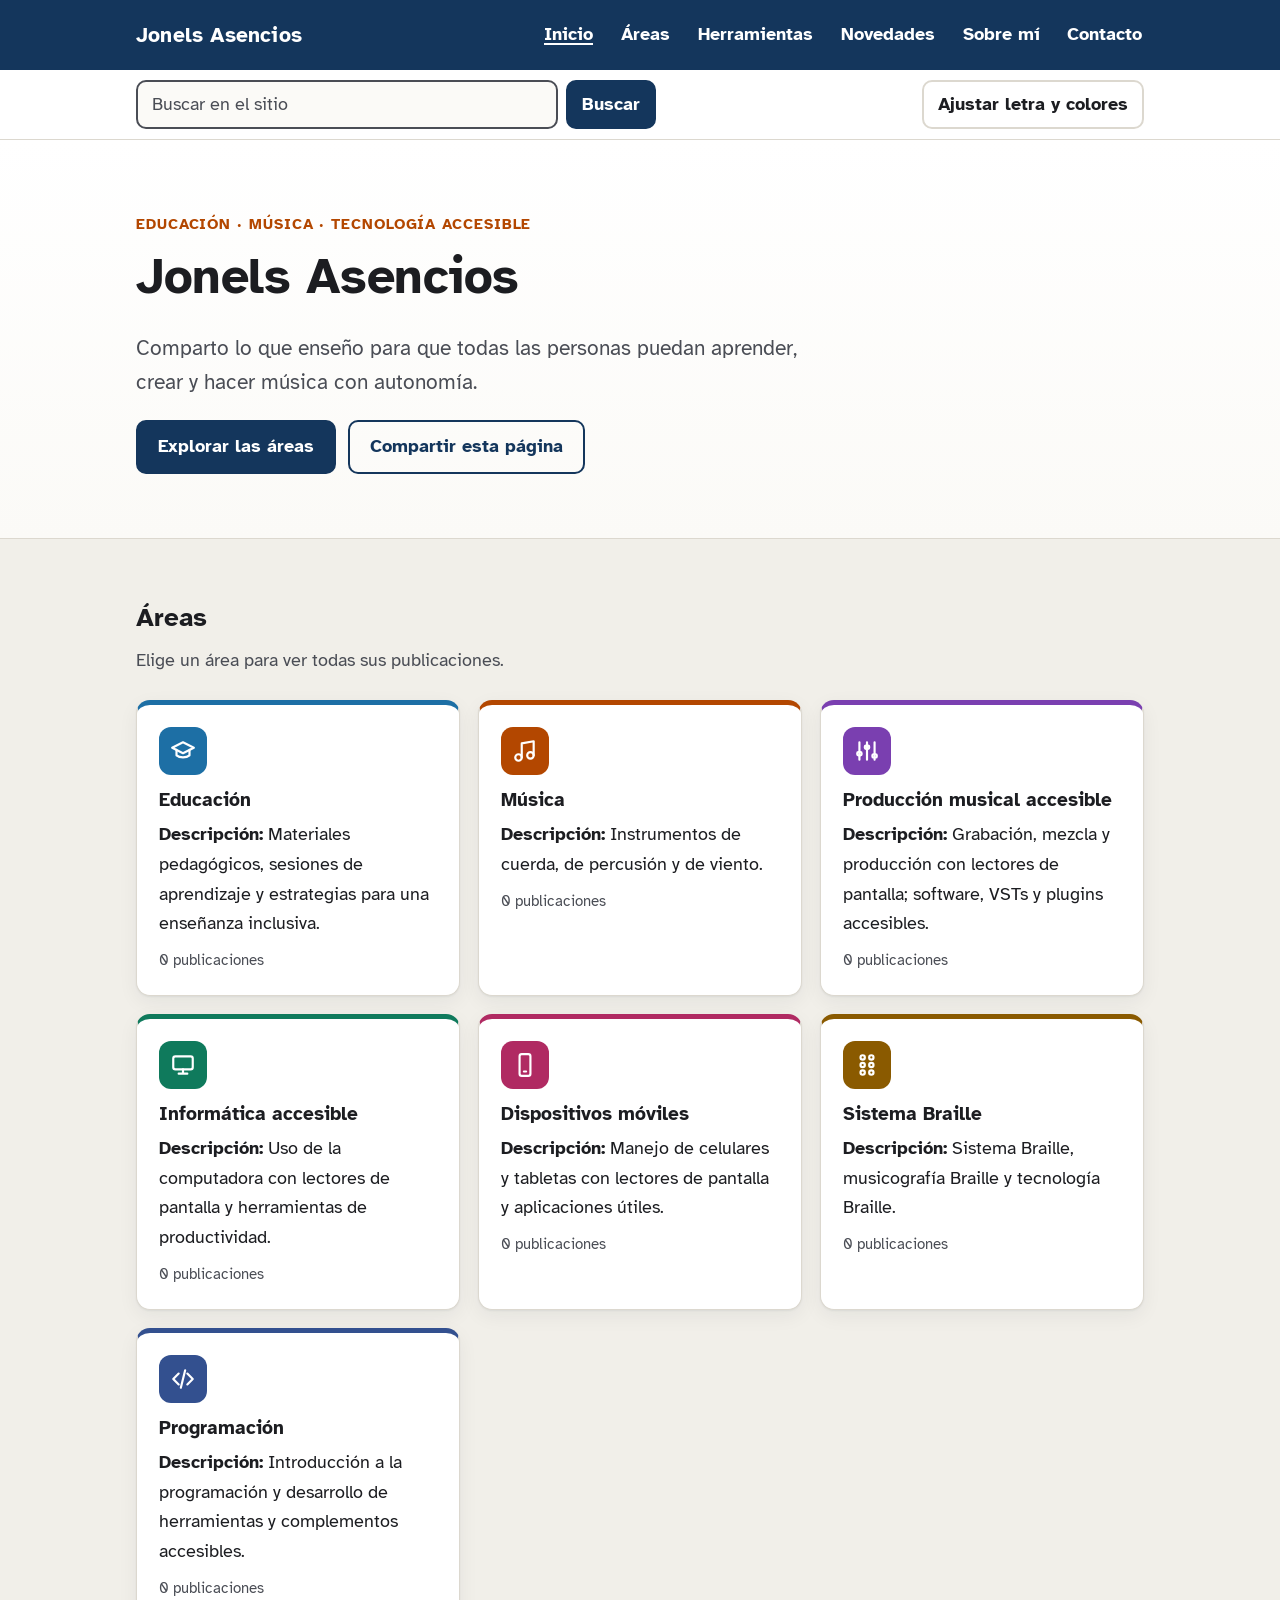
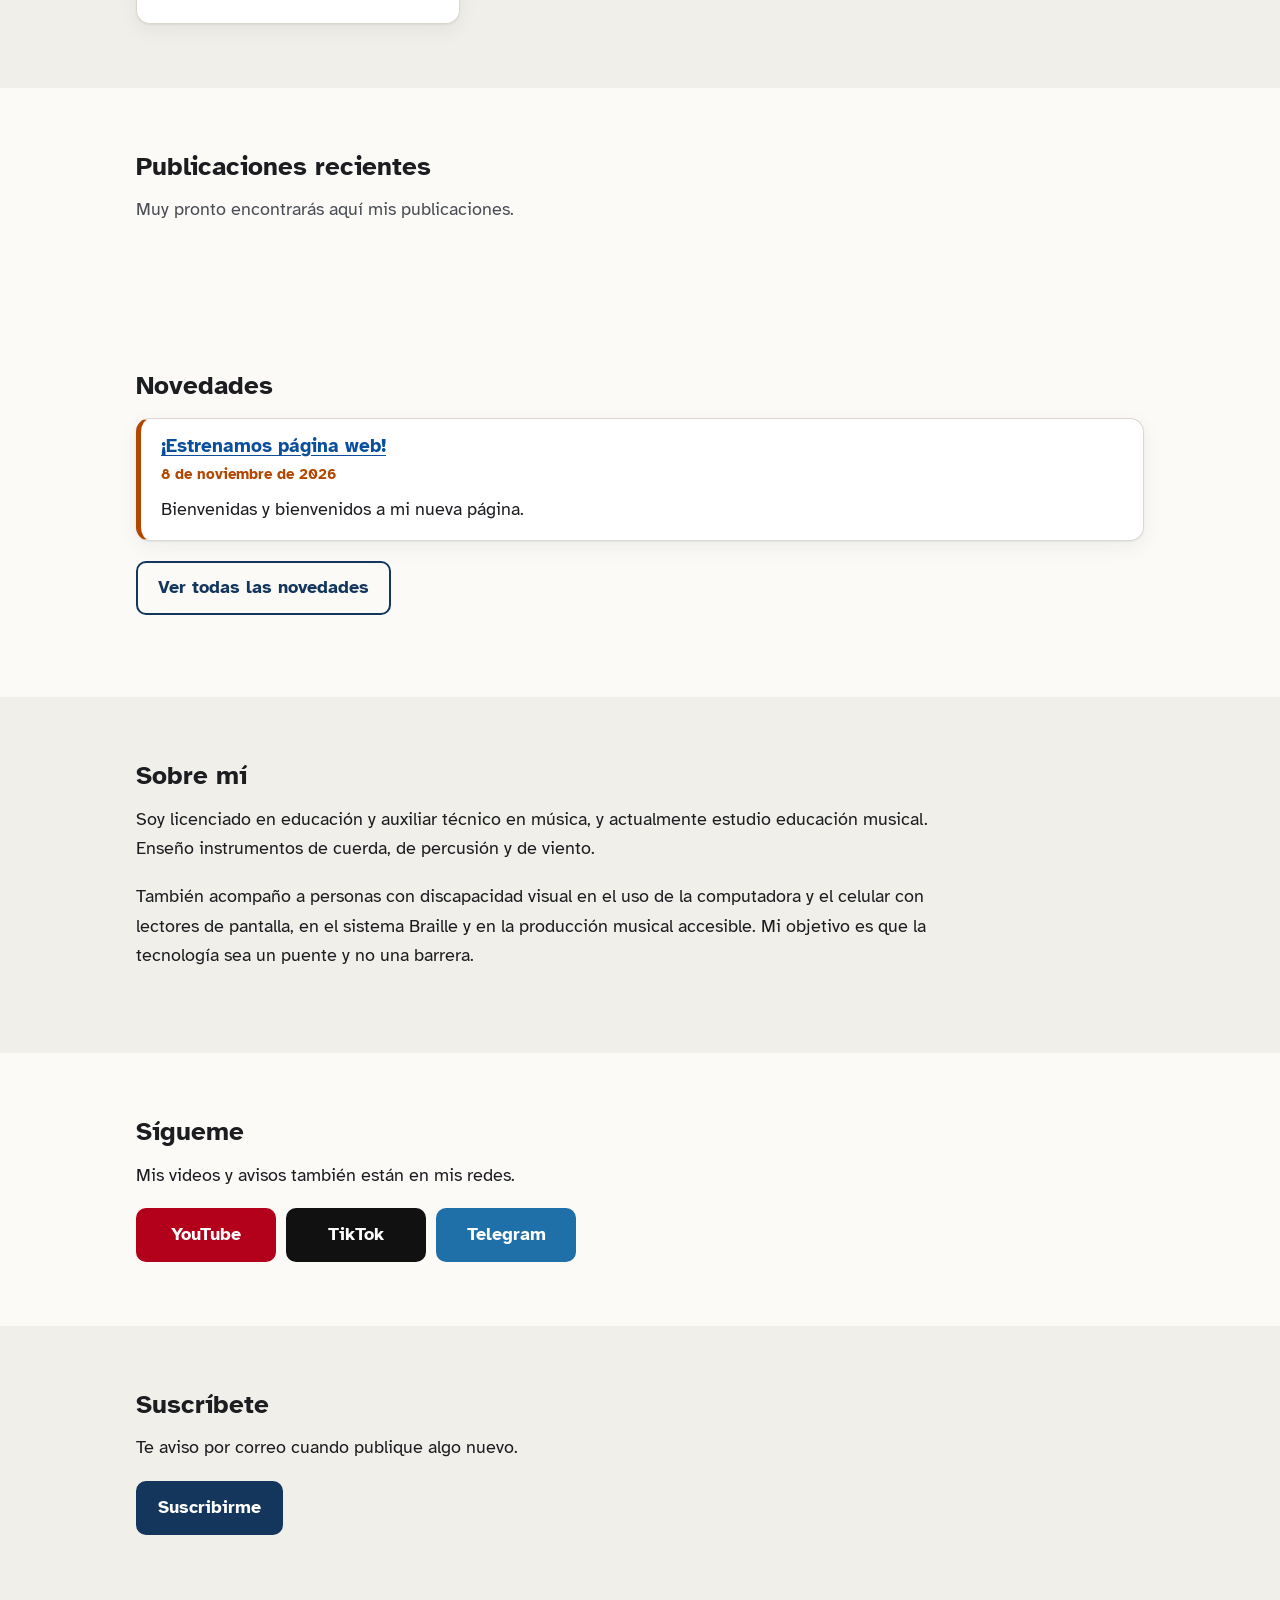
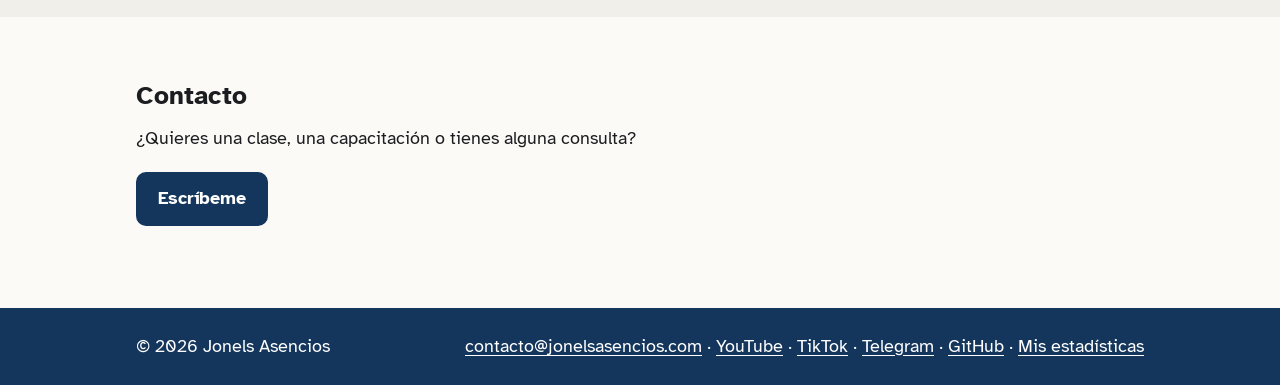
<file: index.html>
<!DOCTYPE html>
<html lang="es">
<head>
  <meta charset="UTF-8">
  <meta name="viewport" content="width=device-width, initial-scale=1">
  <meta name="theme-color" content="#14365c">
  <link rel="preconnect" href="https://fonts.googleapis.com">
  <link rel="preconnect" href="https://fonts.gstatic.com" crossorigin>
  <link rel="stylesheet" href="https://fonts.googleapis.com/css2?family=Atkinson+Hyperlegible:wght@400;700&display=swap">
  <link rel="stylesheet" href="estilos.css?v=202611060308">
  <title>Jonels Asencios | Educación, música y tecnología accesible</title>
  <meta name="description" content="Jonels Asencios: licenciado en educación, auxiliar técnico en música y guitarrista. Publicaciones sobre música, producción musical accesible, informática accesible, celulares, Braille y programación.">
  <meta name="author" content="Jonels Asencios">
</head>
<body data-pagina="inicio">
  <div id="cabecera"></div>

  <main id="contenido" tabindex="-1">
    <section class="portada" aria-labelledby="titulo-inicio">
      <div class="contenedor">
        <p class="antetitulo">Educación · Música · Tecnología accesible</p>
        <h1 id="titulo-inicio">Jonels Asencios</h1>
        <p class="lema">Comparto lo que enseño para que todas las personas puedan aprender, crear y hacer música con autonomía.</p>
        <div class="acciones">
          <a class="boton" href="#areas">Explorar las áreas</a>
          <div id="compartir-inicio"></div>
        </div>
      </div>
    </section>

    <section id="areas" class="franja franja-suave" aria-labelledby="titulo-areas">
      <div class="contenedor">
        <h2 id="titulo-areas">Áreas</h2>
        <p class="subtitulo-seccion">Elige un área para ver todas sus publicaciones.</p>
        <ul id="lista-areas" class="tarjetas"></ul>
      </div>
    </section>

    <section id="publicaciones" class="franja" aria-labelledby="titulo-publicaciones">
      <div class="contenedor">
        <h2 id="titulo-publicaciones">Publicaciones recientes</h2>
        <div id="recientes"></div>
      </div>
    </section>

    <section id="herramientas" class="franja franja-suave" aria-labelledby="titulo-herramientas">
      <div class="contenedor">
        <h2 id="titulo-herramientas">Herramientas</h2>
        <div id="ultimas-herramientas"></div>
      </div>
    </section>

    <section id="novedades" class="franja" aria-labelledby="titulo-novedades">
      <div class="contenedor">
        <h2 id="titulo-novedades">Novedades</h2>
        <div id="ultimas-novedades"></div>
      </div>
    </section>

    <section id="sobre-mi" class="franja franja-suave" aria-labelledby="titulo-sobre-mi">
      <div class="contenedor sobre-mi">
        <h2 id="titulo-sobre-mi">Sobre mí</h2>
        <p>Soy licenciado en educación y auxiliar técnico en música, y actualmente estudio educación musical. Enseño instrumentos de cuerda, de percusión y de viento.</p>
        <p>También acompaño a personas con discapacidad visual en el uso de la computadora y el celular con lectores de pantalla, en el sistema Braille y en la producción musical accesible. Mi objetivo es que la tecnología sea un puente y no una barrera.</p>
      </div>
    </section>

    <section id="siguenos" class="franja" aria-labelledby="titulo-siguenos">
      <div class="contenedor">
        <h2 id="titulo-siguenos">Sígueme</h2>
        <p>Mis videos y avisos también están en mis redes.</p>
        <ul id="lista-redes" class="botones-redes"></ul>
      </div>
    </section>

    <section id="suscribete" class="franja franja-suave" aria-labelledby="titulo-suscribete">
      <div class="contenedor">
        <h2 id="titulo-suscribete">Suscríbete</h2>
        <p>Te aviso por correo cuando publique algo nuevo.</p>
        <p id="contador-suscriptores" class="contador-suscriptores" hidden></p>
        <p><a class="boton" href="suscribete.html">Suscribirme</a></p>
      </div>
    </section>

    <section id="contacto" class="franja" aria-labelledby="titulo-contacto">
      <div class="contenedor">
        <h2 id="titulo-contacto">Contacto</h2>
        <p>¿Quieres una clase, una capacitación o tienes alguna consulta?</p>
        <p><a class="boton" href="contacto.html">Escríbeme</a></p>
      </div>
    </section>
  </main>

  <div id="pie"></div>
  <noscript><p class="contenedor">Para ver las áreas y publicaciones, activa JavaScript en tu navegador.</p></noscript>
  <script src="configuracion.js?v=202611060308"></script>
  <script src="publicaciones.js?v=202611060308"></script>
  <script src="herramientas.js?v=202611060308"></script>
  <script src="novedades.js?v=202611060308"></script>
  <script src="comentarios.js?v=202611060308"></script>
  <script src="sitio.js?v=202611060308"></script>
</body>
</html>
</file>
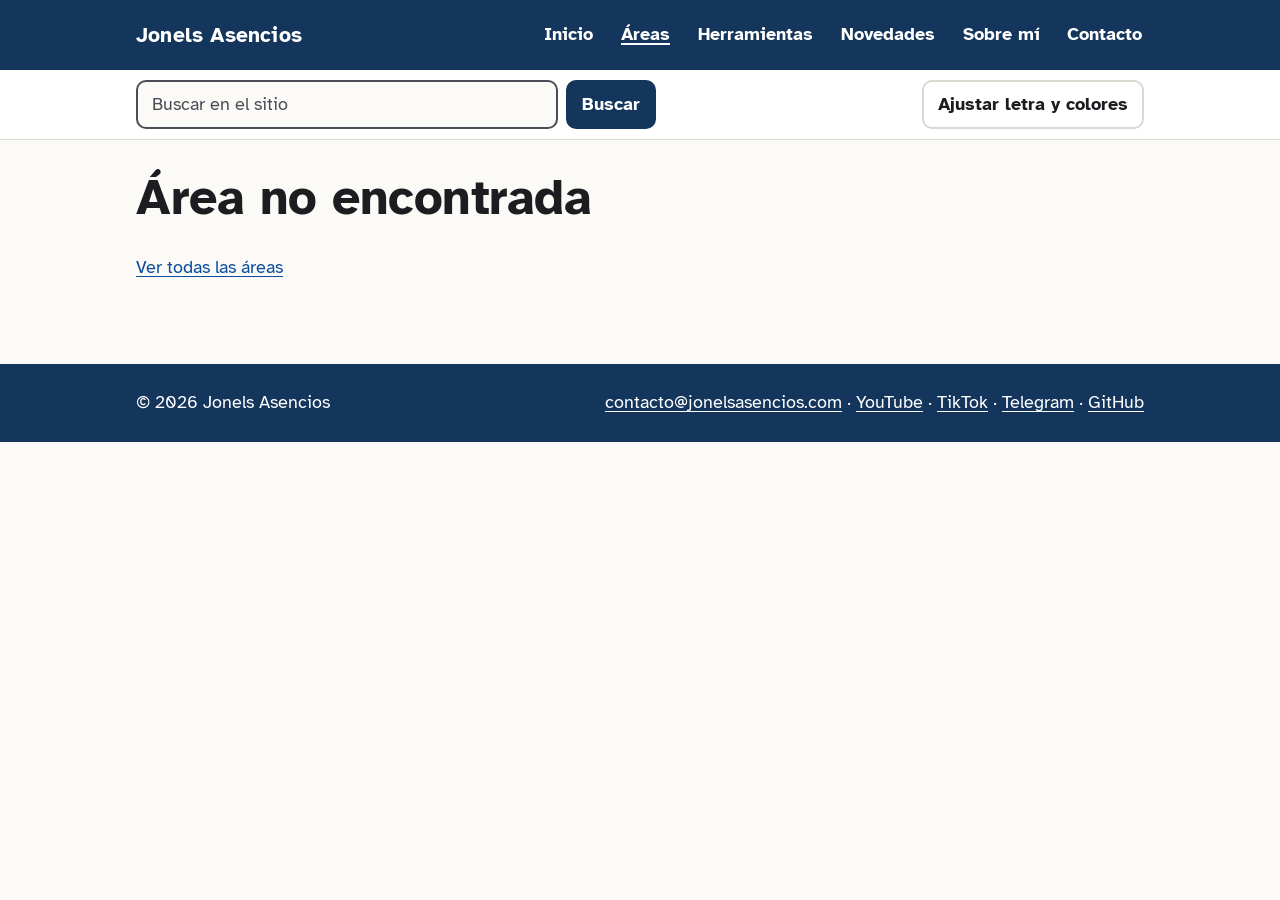
<file: area.html>
<!DOCTYPE html>
<html lang="es">
<head>
  <meta charset="UTF-8">
  <meta name="viewport" content="width=device-width, initial-scale=1">
  <meta name="theme-color" content="#14365c">
  <link rel="preconnect" href="https://fonts.googleapis.com">
  <link rel="preconnect" href="https://fonts.gstatic.com" crossorigin>
  <link rel="stylesheet" href="https://fonts.googleapis.com/css2?family=Atkinson+Hyperlegible:wght@400;700&display=swap">
  <link rel="stylesheet" href="estilos.css?v=202611060308">
  <title>Área | Jonels Asencios</title>
</head>
<body data-pagina="area">
  <div id="cabecera"></div>
  <main id="contenido" tabindex="-1">
    <div class="contenedor seccion-interior" id="principal">
      <h1>Cargando…</h1>
      <noscript><p>Para ver este contenido, activa JavaScript en tu navegador.</p></noscript>
    </div>
  </main>
  <div id="pie"></div>
  <script src="configuracion.js?v=202611060308"></script>
  <script src="publicaciones.js?v=202611060308"></script>
  <script src="herramientas.js?v=202611060308"></script>
  <script src="novedades.js?v=202611060308"></script>
  <script src="comentarios.js?v=202611060308"></script>
  <script src="sitio.js?v=202611060308"></script>
</body>
</html>
</file>
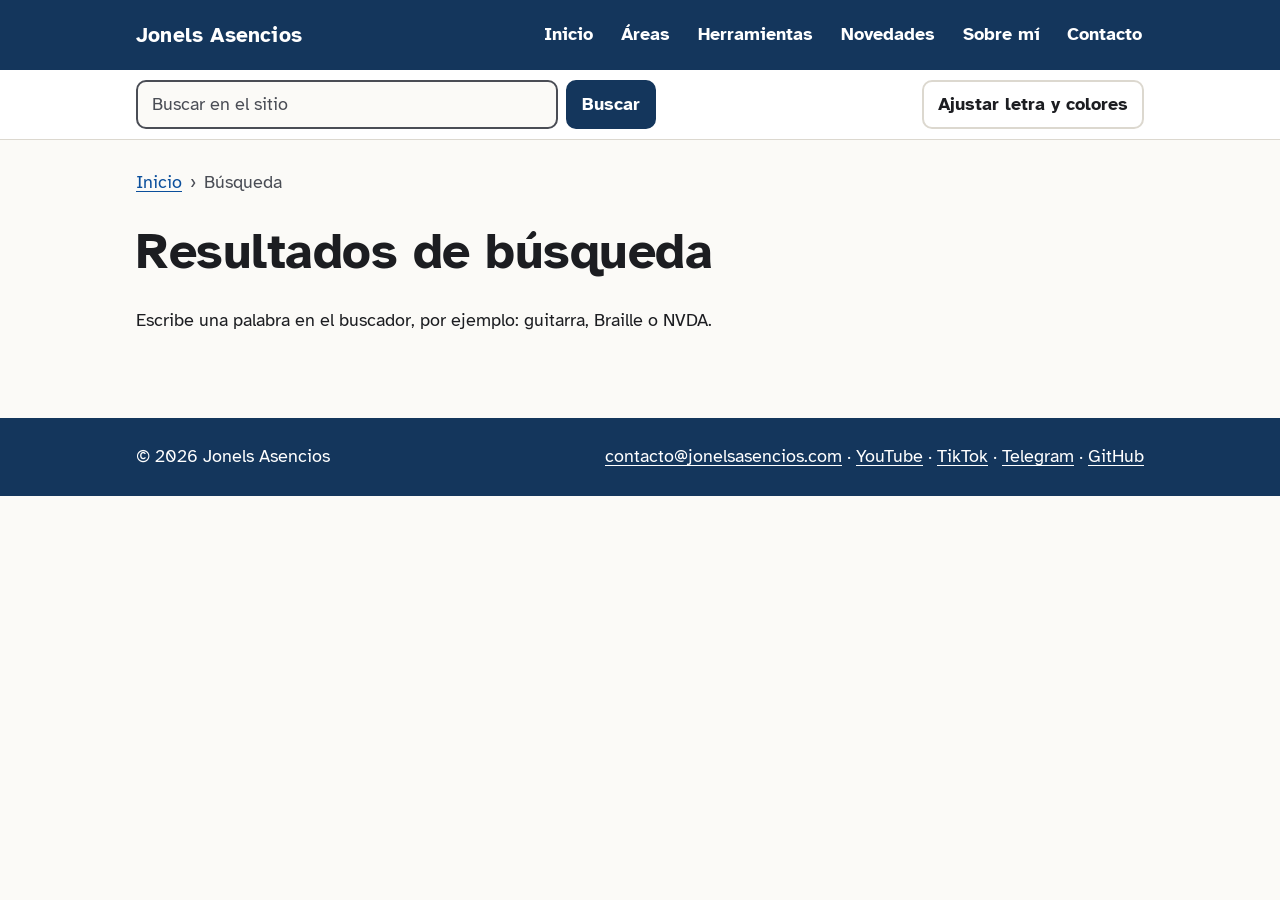
<file: buscar.html>
<!DOCTYPE html>
<html lang="es">
<head>
  <meta charset="UTF-8">
  <meta name="viewport" content="width=device-width, initial-scale=1">
  <meta name="theme-color" content="#14365c">
  <link rel="preconnect" href="https://fonts.googleapis.com">
  <link rel="preconnect" href="https://fonts.gstatic.com" crossorigin>
  <link rel="stylesheet" href="https://fonts.googleapis.com/css2?family=Atkinson+Hyperlegible:wght@400;700&display=swap">
  <link rel="stylesheet" href="estilos.css?v=202611060308">
  <title>Buscar | Jonels Asencios</title>
</head>
<body data-pagina="buscar">
  <div id="cabecera"></div>
  <main id="contenido" tabindex="-1">
    <div class="contenedor seccion-interior" id="principal">
      <h1>Cargando…</h1>
      <noscript><p>Para ver este contenido, activa JavaScript en tu navegador.</p></noscript>
    </div>
  </main>
  <div id="pie"></div>
  <script src="configuracion.js?v=202611060308"></script>
  <script src="publicaciones.js?v=202611060308"></script>
  <script src="herramientas.js?v=202611060308"></script>
  <script src="novedades.js?v=202611060308"></script>
  <script src="comentarios.js?v=202611060308"></script>
  <script src="sitio.js?v=202611060308"></script>
</body>
</html>
</file>
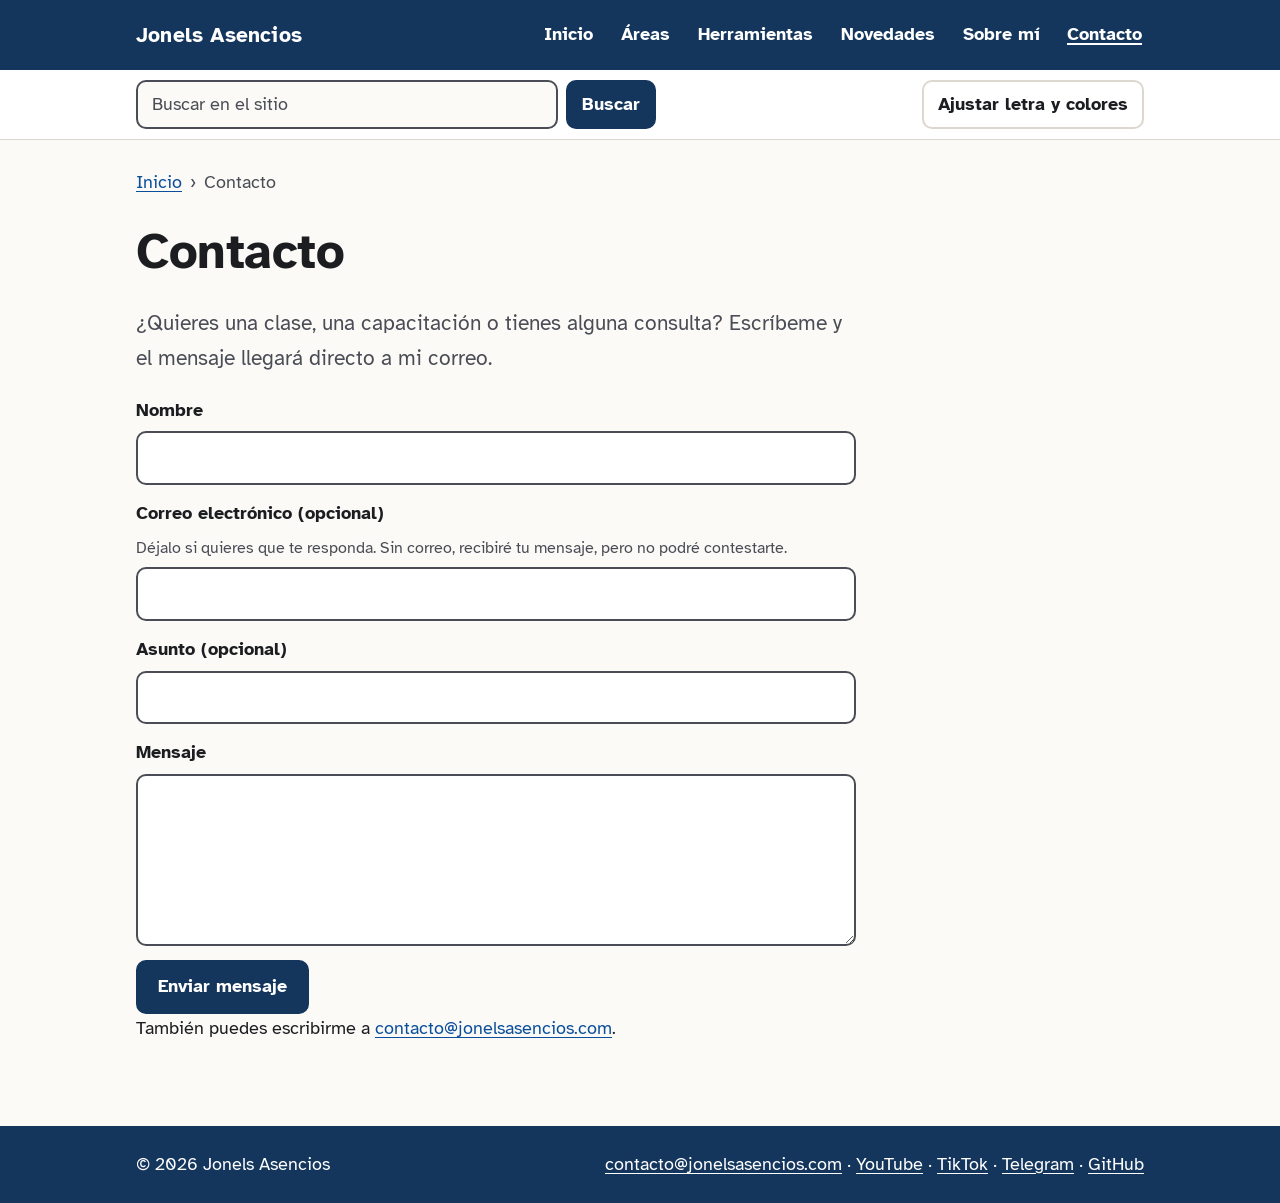
<file: contacto.html>
<!DOCTYPE html>
<html lang="es">
<head>
  <meta charset="UTF-8">
  <meta name="viewport" content="width=device-width, initial-scale=1">
  <meta name="theme-color" content="#14365c">
  <link rel="preconnect" href="https://fonts.googleapis.com">
  <link rel="preconnect" href="https://fonts.gstatic.com" crossorigin>
  <link rel="stylesheet" href="https://fonts.googleapis.com/css2?family=Atkinson+Hyperlegible:wght@400;700&display=swap">
  <link rel="stylesheet" href="estilos.css?v=202611060308">
  <title>Contacto | Jonels Asencios</title>
</head>
<body data-pagina="contacto">
  <div id="cabecera"></div>
  <main id="contenido" tabindex="-1">
    <div class="contenedor seccion-interior" id="principal">
      <h1>Cargando…</h1>
      <noscript><p>Para ver este contenido, activa JavaScript en tu navegador.</p></noscript>
    </div>
  </main>
  <div id="pie"></div>
  <script src="configuracion.js?v=202611060308"></script>
  <script src="publicaciones.js?v=202611060308"></script>
  <script src="herramientas.js?v=202611060308"></script>
  <script src="novedades.js?v=202611060308"></script>
  <script src="comentarios.js?v=202611060308"></script>
  <script src="sitio.js?v=202611060308"></script>
</body>
</html>
</file>
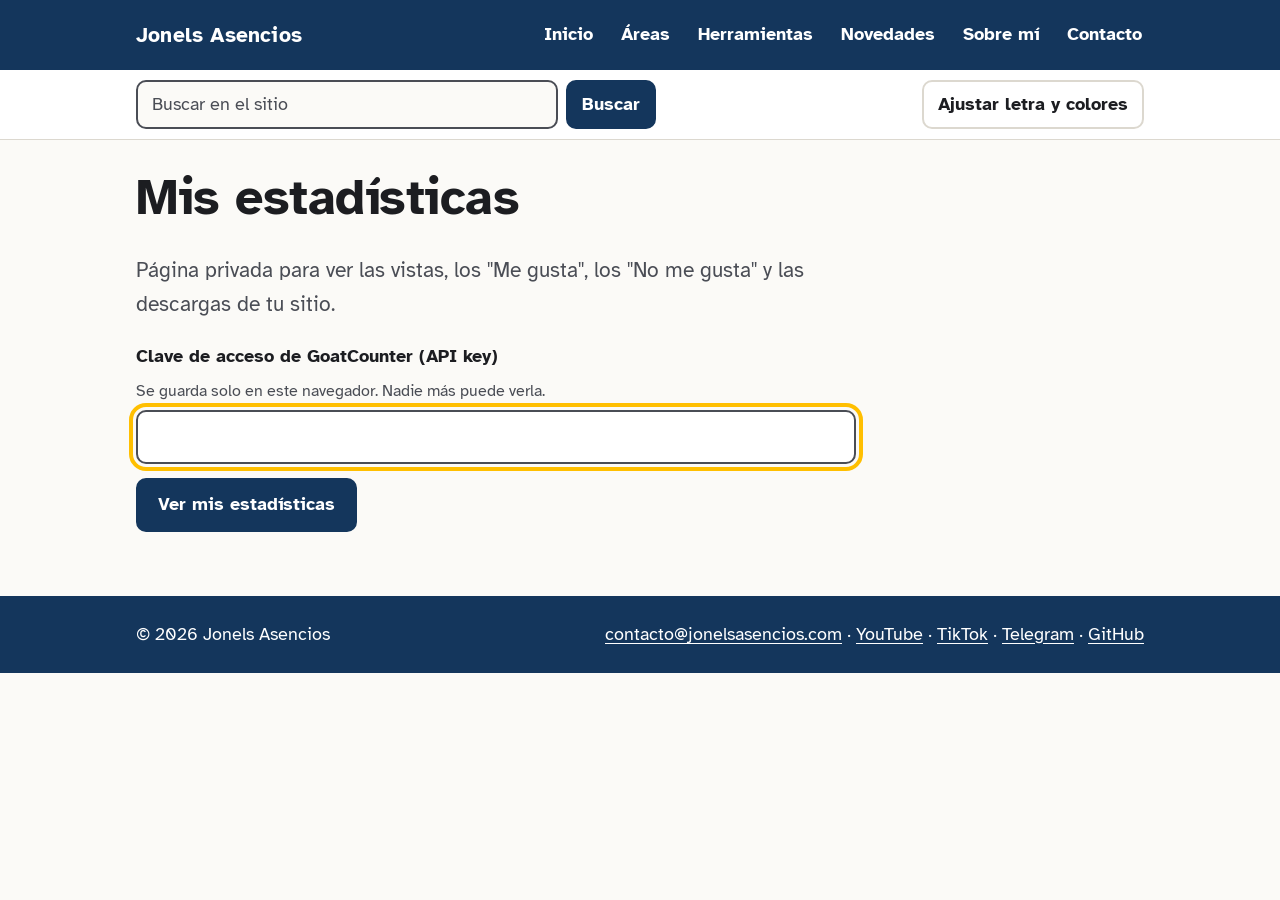
<file: estadisticas.html>
<!DOCTYPE html>
<html lang="es">
<head>
  <meta charset="UTF-8">
  <meta name="viewport" content="width=device-width, initial-scale=1">
  <meta name="theme-color" content="#14365c">
  <link rel="preconnect" href="https://fonts.googleapis.com">
  <link rel="preconnect" href="https://fonts.gstatic.com" crossorigin>
  <link rel="stylesheet" href="https://fonts.googleapis.com/css2?family=Atkinson+Hyperlegible:wght@400;700&display=swap">
  <link rel="stylesheet" href="estilos.css?v=202611060308">
  <title>Mis estadísticas | Jonels Asencios</title>
  <meta name="robots" content="noindex, nofollow">
</head>
<body data-pagina="estadisticas">
  <div id="cabecera"></div>
  <main id="contenido" tabindex="-1">
    <div class="contenedor seccion-interior" id="principal">
      <h1>Cargando…</h1>
      <noscript><p>Para ver este contenido, activa JavaScript en tu navegador.</p></noscript>
    </div>
  </main>
  <div id="pie"></div>
  <script src="configuracion.js?v=202611060308"></script>
  <script src="publicaciones.js?v=202611060308"></script>
  <script src="herramientas.js?v=202611060308"></script>
  <script src="novedades.js?v=202611060308"></script>
  <script src="comentarios.js?v=202611060308"></script>
  <script src="sitio.js?v=202611060308"></script>
</body>
</html>
</file>
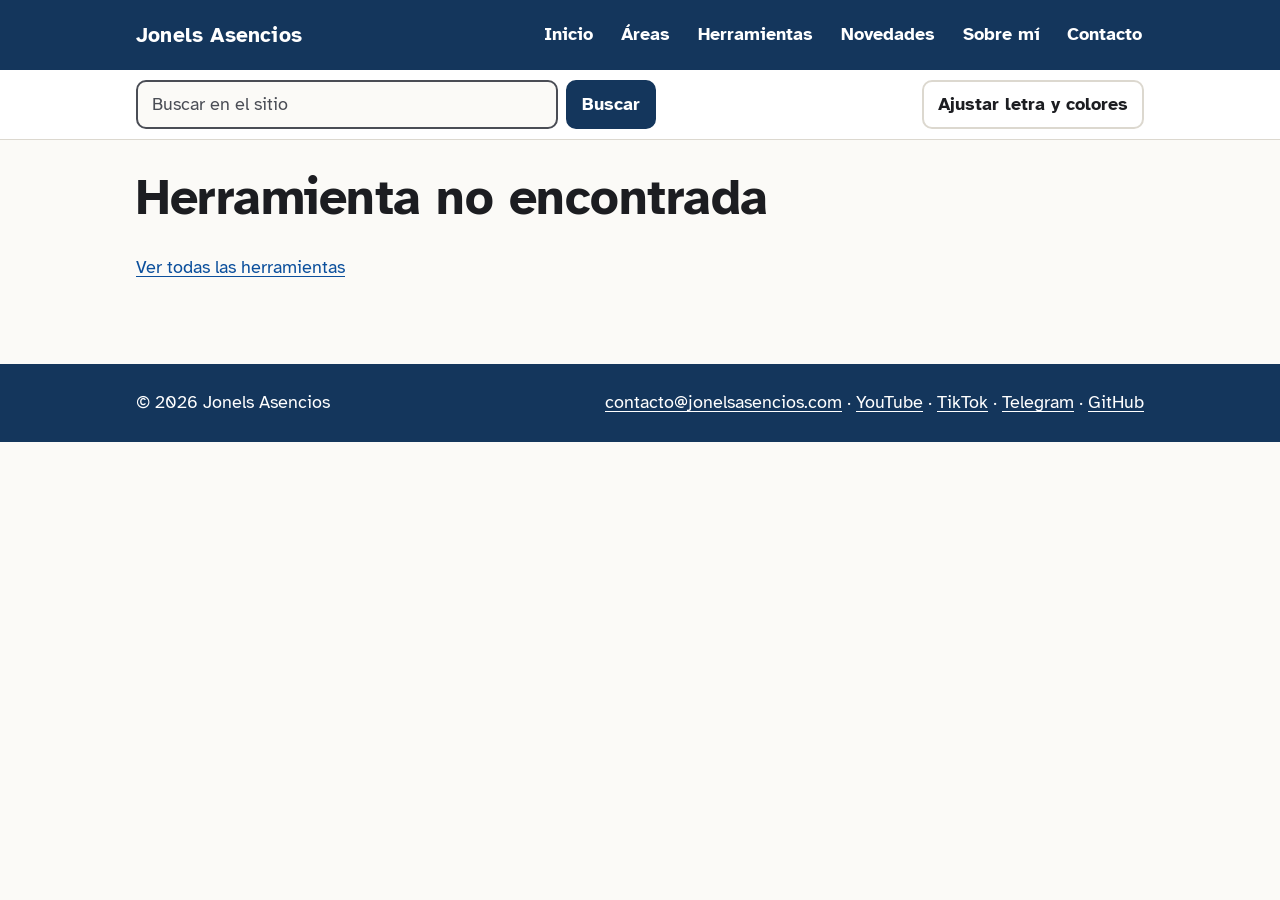
<file: herramienta.html>
<!DOCTYPE html>
<html lang="es">
<head>
  <meta charset="UTF-8">
  <meta name="viewport" content="width=device-width, initial-scale=1">
  <meta name="theme-color" content="#14365c">
  <link rel="preconnect" href="https://fonts.googleapis.com">
  <link rel="preconnect" href="https://fonts.gstatic.com" crossorigin>
  <link rel="stylesheet" href="https://fonts.googleapis.com/css2?family=Atkinson+Hyperlegible:wght@400;700&display=swap">
  <link rel="stylesheet" href="estilos.css?v=202611060308">
  <title>Herramienta | Jonels Asencios</title>
</head>
<body data-pagina="herramienta">
  <div id="cabecera"></div>
  <main id="contenido" tabindex="-1">
    <div class="contenedor seccion-interior" id="principal">
      <h1>Cargando…</h1>
      <noscript><p>Para ver este contenido, activa JavaScript en tu navegador.</p></noscript>
    </div>
  </main>
  <div id="pie"></div>
  <script src="configuracion.js?v=202611060308"></script>
  <script src="publicaciones.js?v=202611060308"></script>
  <script src="herramientas.js?v=202611060308"></script>
  <script src="novedades.js?v=202611060308"></script>
  <script src="comentarios.js?v=202611060308"></script>
  <script src="sitio.js?v=202611060308"></script>
</body>
</html>
</file>
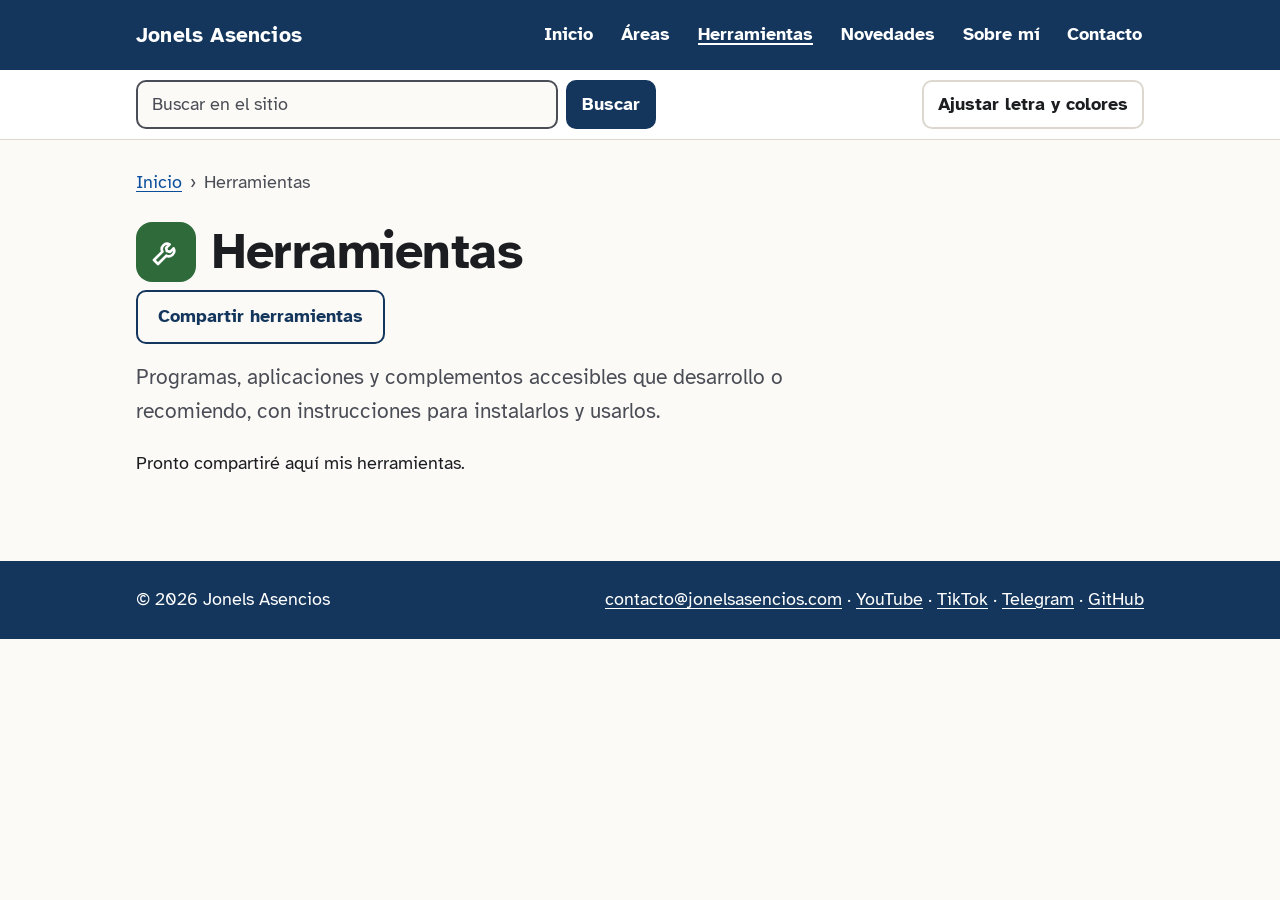
<file: herramientas.html>
<!DOCTYPE html>
<html lang="es">
<head>
  <meta charset="UTF-8">
  <meta name="viewport" content="width=device-width, initial-scale=1">
  <meta name="theme-color" content="#14365c">
  <link rel="preconnect" href="https://fonts.googleapis.com">
  <link rel="preconnect" href="https://fonts.gstatic.com" crossorigin>
  <link rel="stylesheet" href="https://fonts.googleapis.com/css2?family=Atkinson+Hyperlegible:wght@400;700&display=swap">
  <link rel="stylesheet" href="estilos.css?v=202611060308">
  <title>Herramientas | Jonels Asencios</title>
</head>
<body data-pagina="herramientas">
  <div id="cabecera"></div>
  <main id="contenido" tabindex="-1">
    <div class="contenedor seccion-interior" id="principal">
      <h1>Cargando…</h1>
      <noscript><p>Para ver este contenido, activa JavaScript en tu navegador.</p></noscript>
    </div>
  </main>
  <div id="pie"></div>
  <script src="configuracion.js?v=202611060308"></script>
  <script src="publicaciones.js?v=202611060308"></script>
  <script src="herramientas.js?v=202611060308"></script>
  <script src="novedades.js?v=202611060308"></script>
  <script src="comentarios.js?v=202611060308"></script>
  <script src="sitio.js?v=202611060308"></script>
</body>
</html>
</file>
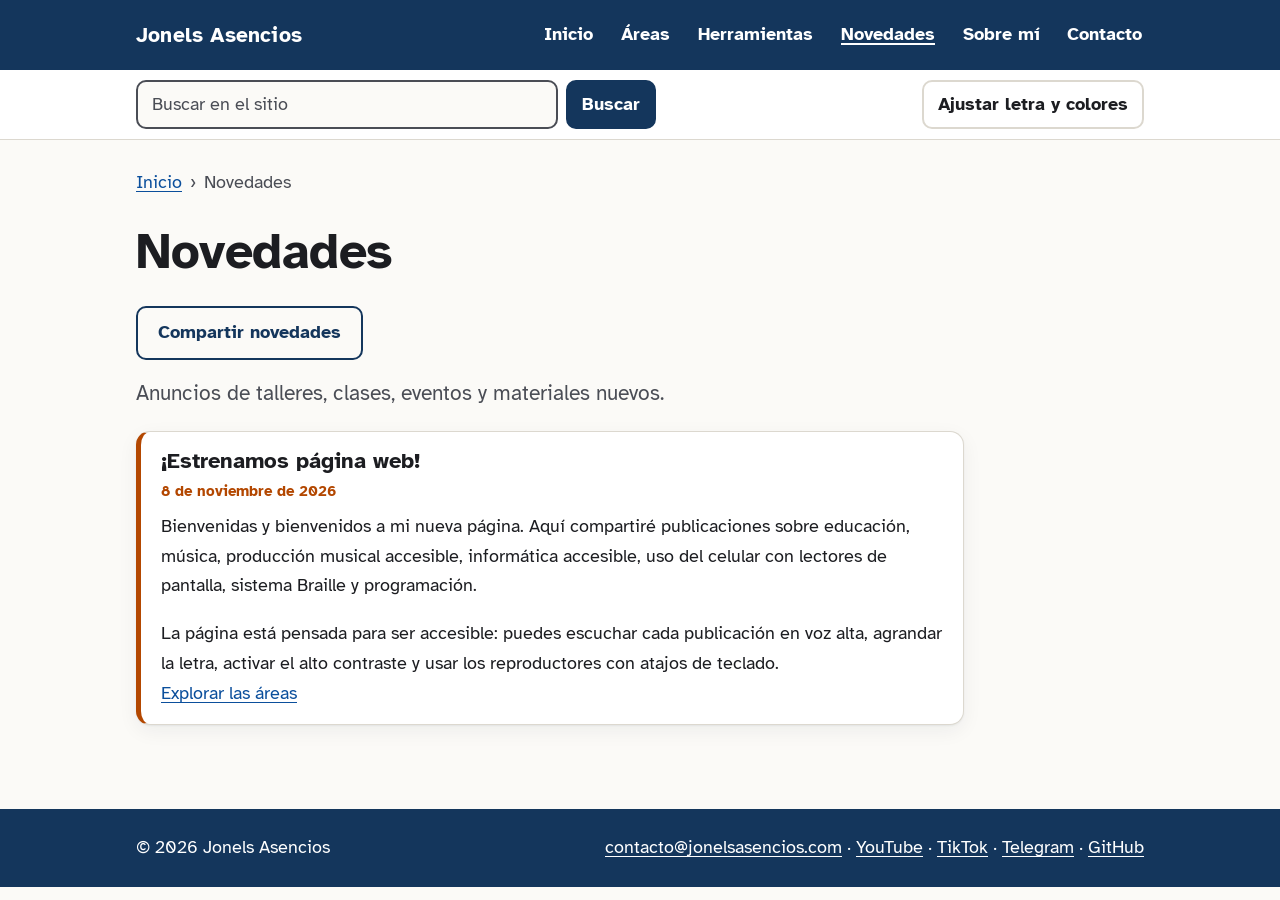
<file: novedades.html>
<!DOCTYPE html>
<html lang="es">
<head>
  <meta charset="UTF-8">
  <meta name="viewport" content="width=device-width, initial-scale=1">
  <meta name="theme-color" content="#14365c">
  <link rel="preconnect" href="https://fonts.googleapis.com">
  <link rel="preconnect" href="https://fonts.gstatic.com" crossorigin>
  <link rel="stylesheet" href="https://fonts.googleapis.com/css2?family=Atkinson+Hyperlegible:wght@400;700&display=swap">
  <link rel="stylesheet" href="estilos.css?v=202611060308">
  <title>Novedades | Jonels Asencios</title>
</head>
<body data-pagina="novedades">
  <div id="cabecera"></div>
  <main id="contenido" tabindex="-1">
    <div class="contenedor seccion-interior" id="principal">
      <h1>Cargando…</h1>
      <noscript><p>Para ver este contenido, activa JavaScript en tu navegador.</p></noscript>
    </div>
  </main>
  <div id="pie"></div>
  <script src="configuracion.js?v=202611060308"></script>
  <script src="publicaciones.js?v=202611060308"></script>
  <script src="herramientas.js?v=202611060308"></script>
  <script src="novedades.js?v=202611060308"></script>
  <script src="comentarios.js?v=202611060308"></script>
  <script src="sitio.js?v=202611060308"></script>
</body>
</html>
</file>
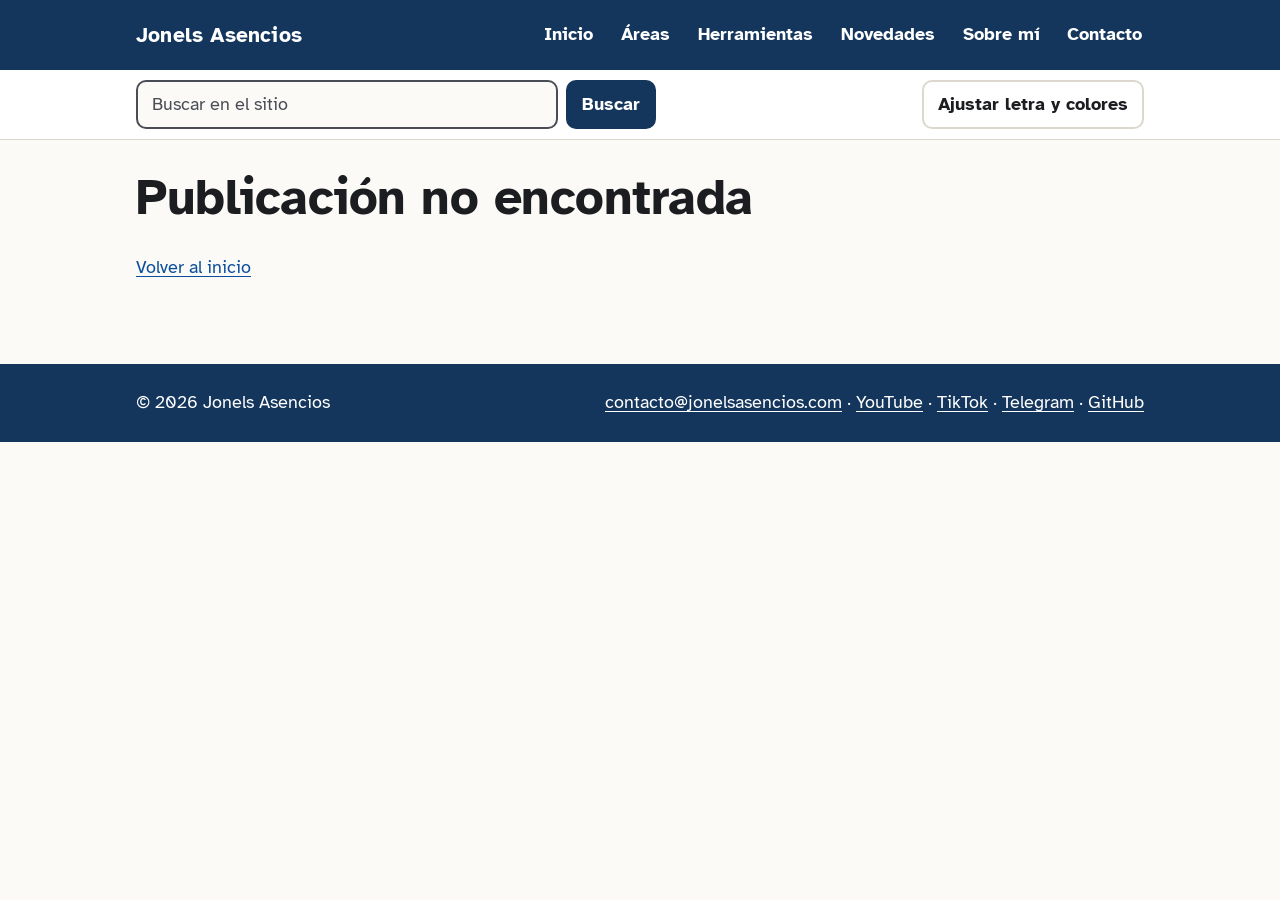
<file: publicacion.html>
<!DOCTYPE html>
<html lang="es">
<head>
  <meta charset="UTF-8">
  <meta name="viewport" content="width=device-width, initial-scale=1">
  <meta name="theme-color" content="#14365c">
  <link rel="preconnect" href="https://fonts.googleapis.com">
  <link rel="preconnect" href="https://fonts.gstatic.com" crossorigin>
  <link rel="stylesheet" href="https://fonts.googleapis.com/css2?family=Atkinson+Hyperlegible:wght@400;700&display=swap">
  <link rel="stylesheet" href="estilos.css?v=202611060308">
  <title>Publicación | Jonels Asencios</title>
</head>
<body data-pagina="publicacion">
  <div id="cabecera"></div>
  <main id="contenido" tabindex="-1">
    <div class="contenedor seccion-interior" id="principal">
      <h1>Cargando…</h1>
      <noscript><p>Para ver este contenido, activa JavaScript en tu navegador.</p></noscript>
    </div>
  </main>
  <div id="pie"></div>
  <script src="configuracion.js?v=202611060308"></script>
  <script src="publicaciones.js?v=202611060308"></script>
  <script src="herramientas.js?v=202611060308"></script>
  <script src="novedades.js?v=202611060308"></script>
  <script src="comentarios.js?v=202611060308"></script>
  <script src="sitio.js?v=202611060308"></script>
</body>
</html>
</file>
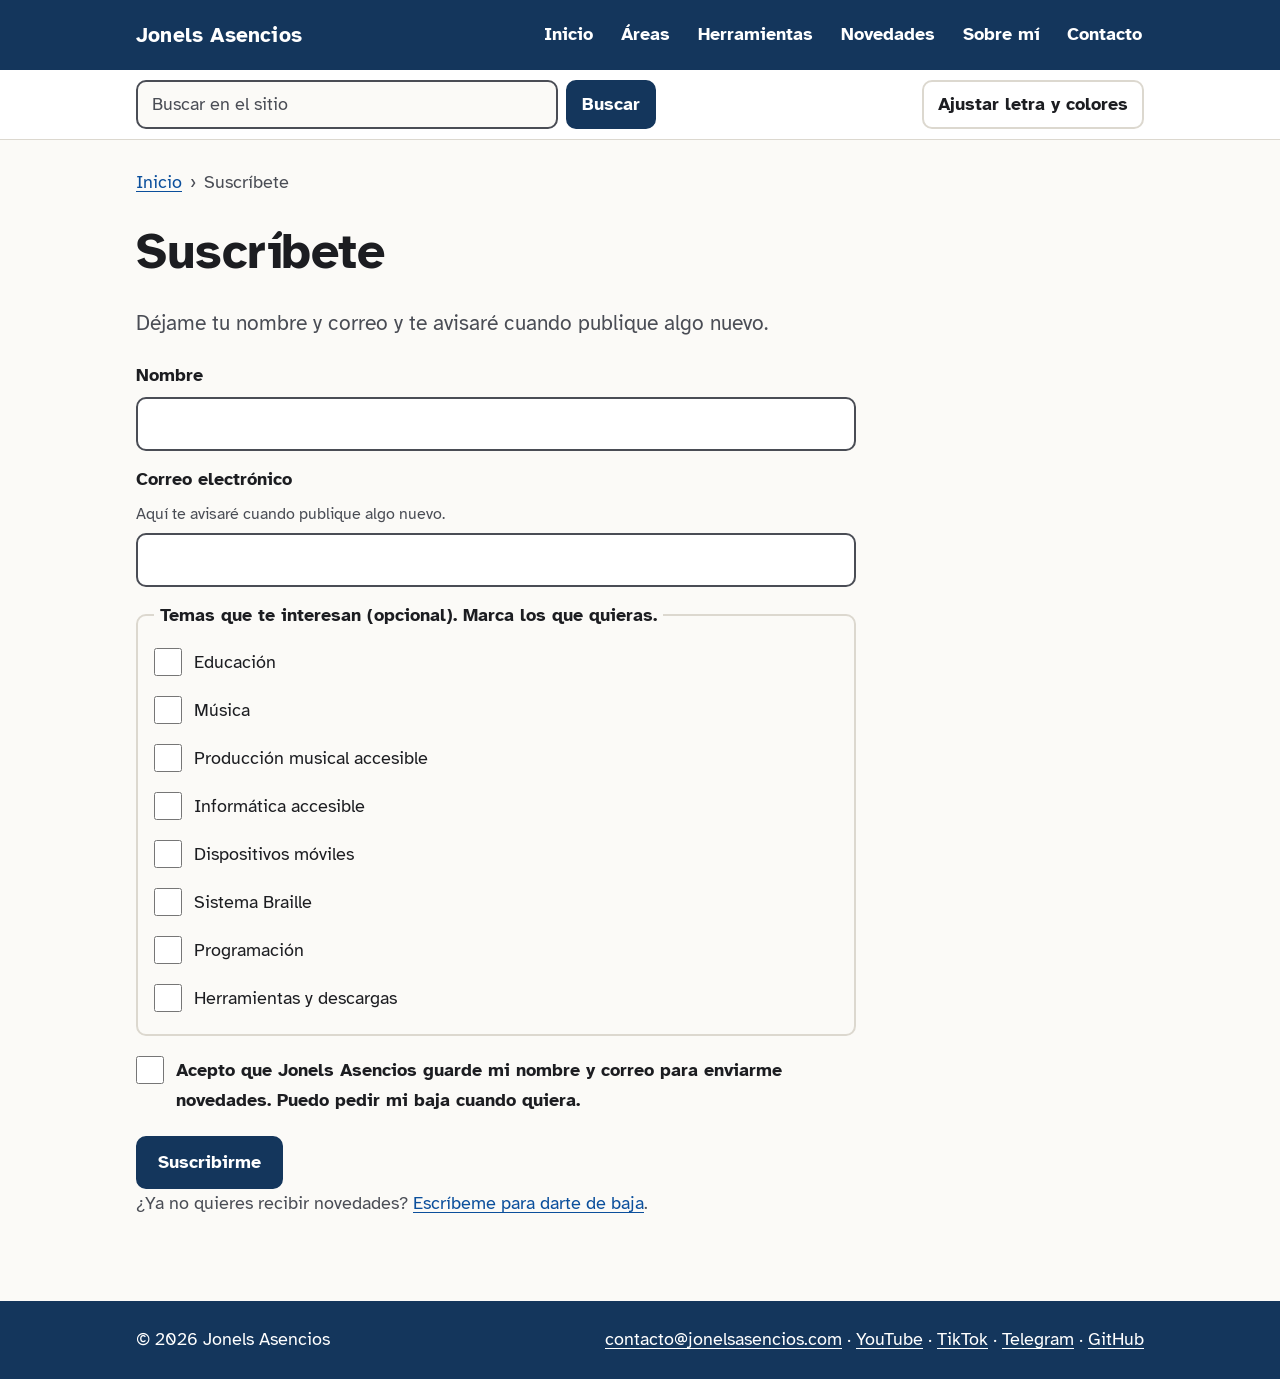
<file: suscribete.html>
<!DOCTYPE html>
<html lang="es">
<head>
  <meta charset="UTF-8">
  <meta name="viewport" content="width=device-width, initial-scale=1">
  <meta name="theme-color" content="#14365c">
  <link rel="preconnect" href="https://fonts.googleapis.com">
  <link rel="preconnect" href="https://fonts.gstatic.com" crossorigin>
  <link rel="stylesheet" href="https://fonts.googleapis.com/css2?family=Atkinson+Hyperlegible:wght@400;700&display=swap">
  <link rel="stylesheet" href="estilos.css?v=202611060308">
  <title>Suscríbete | Jonels Asencios</title>
</head>
<body data-pagina="suscribete">
  <div id="cabecera"></div>
  <main id="contenido" tabindex="-1">
    <div class="contenedor seccion-interior" id="principal">
      <h1>Cargando…</h1>
      <noscript><p>Para ver este contenido, activa JavaScript en tu navegador.</p></noscript>
    </div>
  </main>
  <div id="pie"></div>
  <script src="configuracion.js?v=202611060308"></script>
  <script src="publicaciones.js?v=202611060308"></script>
  <script src="herramientas.js?v=202611060308"></script>
  <script src="novedades.js?v=202611060308"></script>
  <script src="comentarios.js?v=202611060308"></script>
  <script src="sitio.js?v=202611060308"></script>
</body>
</html>
</file>
<file: estilos.css>
/* ===== Colores ===== */
:root {
  --fondo: #fbfaf7;
  --superficie: #ffffff;
  --fondo-suave: #f1efe9;
  --texto: #1c1d21;
  --texto-suave: #4a4d55;
  --primario: #14365c;
  --primario-texto: #ffffff;
  --acento: #b34700;
  --enlace: #0b4f9c;
  --borde: #dcd8cf;
  --foco: #ffbf00;
  --sombra: 0 1px 2px rgba(20, 30, 50, .06), 0 6px 20px rgba(20, 30, 50, .06);
  --radio: 14px;
  --tamano-base: 100%;

  /* Un color por área */
  --c-educacion: #1d6fa5;
  --c-musica: #b34700;
  --c-produccion-musical: #7a3fb0;
  --c-informatica-accesible: #0f7a5c;
  --c-dispositivos-moviles: #b02a62;
  --c-braille: #8a5a00;
  --c-programacion: #33508f;
  --c-herramientas: #2f6b3a;
}

@media (prefers-color-scheme: dark) {
  :root:not(.alto-contraste) {
    --fondo: #121417;
    --superficie: #1a1d22;
    --fondo-suave: #1f232a;
    --texto: #eeeeee;
    --texto-suave: #b8bcc4;
    --primario: #9cc4f2;
    --primario-texto: #0b1a2b;
    --acento: #ffb27a;
    --enlace: #9cc4f2;
    --borde: #343a44;
    --sombra: none;
  }
}

:root.alto-contraste {
  --fondo: #000; --superficie: #000; --fondo-suave: #000;
  --texto: #fff; --texto-suave: #fff;
  --primario: #ff0; --primario-texto: #000;
  --acento: #ff0; --enlace: #0ff; --borde: #fff; --foco: #f0f; --sombra: none;
  --c-educacion: #ff0; --c-musica: #ff0; --c-produccion-musical: #ff0;
  --c-informatica-accesible: #ff0; --c-dispositivos-moviles: #ff0;
  --c-braille: #ff0; --c-programacion: #ff0; --c-herramientas: #ff0;
}

/* Color del área según la clase */
.area-educacion { --area: var(--c-educacion); }
.area-musica { --area: var(--c-musica); }
.area-produccion-musical { --area: var(--c-produccion-musical); }
.area-informatica-accesible { --area: var(--c-informatica-accesible); }
.area-dispositivos-moviles { --area: var(--c-dispositivos-moviles); }
.area-braille { --area: var(--c-braille); }
.area-programacion { --area: var(--c-programacion); }
.area-herramientas { --area: var(--c-herramientas); }

/* ===== Base ===== */
* { box-sizing: border-box; }
[hidden] { display: none !important; }
html { font-size: var(--tamano-base); scroll-behavior: smooth; }
body {
  margin: 0;
  background: var(--fondo);
  color: var(--texto);
  font-family: "Atkinson Hyperlegible", "Segoe UI", Verdana, Arial, sans-serif;
  font-size: 1.125rem;
  line-height: 1.65;
}
h1, h2, h3 { line-height: 1.2; margin: 0 0 .5em; }
h1 { font-size: clamp(2rem, 6vw, 3.1rem); letter-spacing: -.01em; }
h2 { font-size: 1.6rem; }
h3 { font-size: 1.2rem; }
p { margin: 0 0 1em; }
a { color: var(--enlace); text-underline-offset: 3px; }
a:hover { text-decoration-thickness: 3px; }
img, video { max-width: 100%; height: auto; display: block; }
:focus-visible { outline: 4px solid var(--foco); outline-offset: 3px; border-radius: 4px; }

.contenedor { width: 100%; max-width: 1040px; margin: 0 auto; padding: 0 16px; }
.solo-lector {
  position: absolute; width: 1px; height: 1px; overflow: hidden;
  clip: rect(0 0 0 0); white-space: nowrap;
}
.saltar {
  position: absolute; left: 16px; top: -100px; z-index: 100;
  background: var(--foco); color: #000; padding: 12px 18px; font-weight: bold;
}
.saltar:focus { top: 12px; }

button, select, input { font: inherit; }
button, select {
  min-height: 44px; padding: 8px 14px; cursor: pointer;
  background: var(--superficie); color: var(--texto);
  border: 2px solid var(--borde); border-radius: 10px; font-weight: 700;
}
button:hover, select:hover { border-color: var(--texto-suave); }
button[aria-pressed="true"] { background: var(--primario); color: var(--primario-texto); border-color: var(--primario); }

/* ===== Cabecera ===== */
.cabecera { background: var(--primario); color: var(--primario-texto); }
.cabecera-fila {
  display: flex; align-items: center; justify-content: space-between;
  flex-wrap: wrap; gap: 8px; padding-top: 12px; padding-bottom: 12px;
}
.logo { margin: 0; font-size: 1.3rem; font-weight: 700; letter-spacing: .01em; }
.logo a, .menu a { color: var(--primario-texto); text-decoration: none; }
.logo a:hover, .menu a:hover, .menu a[aria-current="page"] { text-decoration: underline; text-decoration-thickness: 2px; }
.menu { list-style: none; margin: 0; padding: 0; display: flex; flex-wrap: wrap; gap: 4px 24px; }
.menu a { display: inline-block; padding: 8px 2px; font-weight: 700; }
.boton-menu { display: none; background: transparent; color: var(--primario-texto); border-color: var(--primario-texto); }

.barra { background: var(--superficie); border-bottom: 1px solid var(--borde); color: var(--texto); }
.barra-fila { display: flex; flex-wrap: wrap; gap: 10px; align-items: center; justify-content: space-between; padding-top: 10px; padding-bottom: 10px; }
.buscador { display: flex; gap: 8px; flex: 1 1 320px; max-width: 520px; }
.buscador input {
  flex: 1; min-width: 0; min-height: 44px; padding: 8px 14px;
  border: 2px solid var(--texto-suave); border-radius: 10px;
  background: var(--fondo); color: var(--texto);
}
.buscador input::placeholder { color: var(--texto-suave); opacity: 1; }
.buscador button { background: var(--primario); color: var(--primario-texto); border-color: var(--primario); }
.panel-opciones { display: flex; flex-wrap: wrap; gap: 10px; padding-top: 4px; padding-bottom: 12px; color: var(--texto); }
.panel-opciones[hidden] { display: none; }
.grupo-opciones { display: flex; gap: 6px; }

/* ===== Portada ===== */
main section.franja { padding: 64px 0; }
main:focus { outline: none; }
section[id] { scroll-margin-top: 16px; }
.franja-suave { background: var(--fondo-suave); }
.portada { padding: 72px 0 64px; background: linear-gradient(180deg, var(--superficie), var(--fondo)); border-bottom: 1px solid var(--borde); }
.antetitulo { color: var(--acento); font-weight: 700; letter-spacing: .06em; text-transform: uppercase; font-size: .95rem; margin-bottom: .6em; }
.lema { font-size: 1.3rem; max-width: 34em; color: var(--texto-suave); }
.subtitulo-seccion { color: var(--texto-suave); max-width: 40em; }
.boton {
  display: inline-block; min-height: 44px; padding: 10px 20px; border-radius: 10px;
  background: var(--primario); color: var(--primario-texto); border: 2px solid var(--primario);
  font-weight: 700; text-decoration: none;
}
.boton:hover { text-decoration: underline; }
.boton-secundario { background: transparent; color: var(--primario); }
.sobre-mi p { max-width: 44em; }
.correo { font-size: 1.3rem; font-weight: 700; }

/* ===== Íconos y chips ===== */
.icono {
  display: inline-flex; align-items: center; justify-content: center; flex: none;
  width: 48px; height: 48px; border-radius: 12px; background: var(--area, var(--primario));
}
.icono svg { width: 26px; height: 26px; fill: none; stroke: #fff; stroke-width: 2; stroke-linecap: round; stroke-linejoin: round; }
.alto-contraste .icono svg { stroke: #000; }
.chip {
  display: inline-flex; align-items: center; gap: 8px; margin: 0 0 8px;
  font-weight: 700; font-size: .95rem; color: var(--texto);
}
.chip .icono { width: 30px; height: 30px; border-radius: 8px; }
.chip .icono svg { width: 18px; height: 18px; }

/* ===== Tarjetas de áreas ===== */
.tarjetas {
  list-style: none; margin: 24px 0 0; padding: 0;
  display: grid; grid-template-columns: repeat(auto-fill, minmax(280px, 1fr)); gap: 18px;
}
.tarjeta {
  position: relative; background: var(--superficie); border: 1px solid var(--borde);
  border-top: 5px solid var(--area); border-radius: var(--radio); padding: 22px; box-shadow: var(--sombra);
  transition: transform .15s ease, box-shadow .15s ease;
}
.tarjeta:hover { transform: translateY(-2px); }
.tarjeta h3 { margin: 14px 0 8px; }
.enlace-tarjeta { color: var(--texto); text-decoration: none; }
.enlace-tarjeta::after { content: ""; position: absolute; inset: 0; border-radius: var(--radio); }
.enlace-tarjeta:hover { text-decoration: underline; }
.enlace-tarjeta:focus-visible { outline: none; }
.tarjeta:focus-within { outline: 4px solid var(--foco); outline-offset: 3px; }
.descripcion { margin-bottom: .5em; }
.descripcion strong { color: var(--texto); }
.meta { color: var(--texto-suave); font-size: .95rem; margin: 0; }
.vistas::before { content: " · "; }

/* ===== Listas de publicaciones ===== */
.lista-publicaciones { list-style: none; margin: 16px 0 0; padding: 0; display: grid; gap: 14px; }
.item-publicacion {
  background: var(--superficie); border: 1px solid var(--borde); border-left: 5px solid var(--area, var(--primario));
  border-radius: var(--radio); padding: 18px 20px; box-shadow: var(--sombra);
}
.item-publicacion h3 { margin: 0 0 6px; }

/* ===== Páginas interiores ===== */
.seccion-interior { padding-top: 28px; padding-bottom: 64px; }
.seccion-interior > section, .seccion-interior > .opinion { margin-top: 40px; }
.migas ol { list-style: none; margin: 0 0 24px; padding: 0; display: flex; flex-wrap: wrap; color: var(--texto-suave); }
.migas li + li::before { content: "›"; margin: 0 8px; }
.encabezado-area { display: flex; align-items: center; gap: 16px; margin-bottom: 8px; }
.encabezado-area h1 { margin: 0; }
.encabezado-area .icono { width: 60px; height: 60px; border-radius: 16px; }
.encabezado-area .icono svg { width: 32px; height: 32px; }
.bloque-descripcion {
  background: var(--superficie); border: 1px solid var(--borde); border-left: 5px solid var(--area, var(--acento));
  border-radius: var(--radio); padding: 18px 22px; margin: 24px 0;
}
.bloque-descripcion h2 { font-size: 1.15rem; text-transform: uppercase; letter-spacing: .06em; color: var(--texto-suave); margin-bottom: .4em; }
.bloque-descripcion p { margin: 0; font-size: 1.15rem; }

.articulo, .seccion-interior > section, .opinion, .etiquetas { max-width: 46em; }
.cuerpo h2 { font-size: 1.4rem; margin-top: 1.5em; }
.cuerpo pre { background: var(--fondo-suave); border: 1px solid var(--borde); border-radius: 10px; padding: 14px; overflow-x: auto; }
.lectura { display: flex; flex-wrap: wrap; gap: 10px; margin: 18px 0; }
.lectura .boton { cursor: pointer; }
.nota { color: var(--texto-suave); }

/* ===== Multimedia ===== */
.medio {
  margin: 0 0 24px; background: var(--superficie); border: 1px solid var(--borde);
  border-radius: var(--radio); padding: 18px; box-shadow: var(--sombra);
}
.medio img { border-radius: 10px; margin: 0 auto; background: #fff; }
.medio figcaption { margin-top: 10px; }
.titulo-medio { margin-bottom: .3em; font-size: 1.1rem; }
.desc-medio { color: var(--texto-suave); }
.medio video { width: 100%; border-radius: 10px; background: #000; margin-bottom: 12px; }
.reproductor { display: grid; gap: 10px; }
.fila-controles { display: flex; flex-wrap: wrap; gap: 8px; align-items: center; }
.b-principal { background: var(--primario); color: var(--primario-texto); border-color: var(--primario); min-width: 120px; }
.tiempo { font-variant-numeric: tabular-nums; font-weight: 700; margin-left: 4px; }
.control-rango { display: flex; align-items: center; gap: 10px; font-weight: 700; flex-wrap: wrap; }
.control-rango input[type="range"] { flex: 1; min-width: 140px; height: 44px; accent-color: var(--acento); }
.atajos summary { cursor: pointer; font-weight: 700; color: var(--enlace); padding: 6px 0; }
.atajos p { margin: 6px 0 0; color: var(--texto-suave); font-size: 1rem; }

/* ===== Opinión ===== */
.botones-voto { display: flex; flex-wrap: wrap; gap: 10px; }
.botones-voto button { padding: 10px 20px; }
.etiquetas { margin-top: 32px; }

/* ===== Pie ===== */
.pie { background: var(--primario); color: var(--primario-texto); padding: 24px 0; }
.pie a { color: var(--primario-texto); }
.pie-fila { display: flex; flex-wrap: wrap; justify-content: space-between; gap: 8px; }
.pie p { margin: 0; }

/* ===== Celular ===== */
@media (max-width: 700px) {
  .boton-menu { display: inline-block; }
  nav { width: 100%; }
  .menu { display: none; flex-direction: column; width: 100%; padding-bottom: 6px; }
  .menu.abierto { display: flex; }
  .menu a { width: 100%; padding: 10px 2px; }
  .buscador { max-width: none; flex: 1 1 100%; min-width: 0; }
  .barra-fila { justify-content: flex-start; }
  .portada { padding: 48px 0 40px; }
  main section.franja { padding: 44px 0; }
  .tarjetas { grid-template-columns: 1fr; }
}

@media (prefers-reduced-motion: reduce) {
  html { scroll-behavior: auto; }
  * { transition: none !important; animation: none !important; }
}

/* ===== Lectura en voz alta ===== */
.posicion-lectura { align-self: center; color: var(--texto-suave); font-weight: 700; }
.error-medio { border-left: 5px solid var(--acento); padding: 8px 12px; background: var(--fondo-suave); border-radius: 8px; }

/* ===== Formularios ===== */
.formulario { display: grid; gap: 14px; max-width: 40em; margin-top: 16px; }
.campo { display: grid; gap: 6px; }
.campo label { font-weight: 700; }
.campo input, .campo textarea {
  font: inherit; width: 100%; min-height: 44px; padding: 10px 14px;
  border: 2px solid var(--texto-suave); border-radius: 10px;
  background: var(--superficie); color: var(--texto);
}
.campo textarea { resize: vertical; }
.campo [aria-invalid="true"] { border-color: #b3261e; }
.error-campo { margin: 0; color: #b3261e; font-weight: 700; }
.alto-contraste .error-campo { color: #ff0; }
.formulario .boton { justify-self: start; cursor: pointer; }
.estado-form { margin: 0; font-weight: 700; }
.estado-form:empty { display: none; }
.lista-comentarios { list-style: none; margin: 0 0 20px; padding: 0; display: grid; gap: 12px; }
.comentario { background: var(--superficie); border: 1px solid var(--borde); border-radius: var(--radio); padding: 14px 18px; }
.comentario .autor { margin-bottom: 4px; color: var(--texto-suave); }
.formulario h3 { margin: 8px 0 0; }

.velocidad-lectura { display: flex; align-items: center; gap: 8px; font-weight: 700; }

/* ===== Ajustar letra y colores ===== */
.ayuda-opciones { flex-basis: 100%; margin: 0; color: var(--texto-suave); }
.grupo-opciones { flex-wrap: wrap; }

/* ===== Compartir ===== */
.acciones { display: flex; flex-wrap: wrap; gap: 12px; align-items: flex-start; }
.compartir { margin: 0 0 16px; }
.acciones .compartir { margin: 0; }
.b-compartir { cursor: pointer; background: transparent; }
.dialogo-compartir {
  width: min(560px, calc(100vw - 32px)); max-height: calc(100vh - 32px); overflow: auto;
  padding: 24px; border: 2px solid var(--borde); border-radius: var(--radio);
  background: var(--superficie); color: var(--texto); box-shadow: 0 20px 60px rgba(0,0,0,.3);
}
.dialogo-compartir::backdrop { background: rgba(10, 20, 35, .6); }
.dialogo-compartir h2 { margin-bottom: .2em; }
.que-compartes { color: var(--texto-suave); }
.opciones-compartir { display: grid; grid-template-columns: repeat(auto-fill, minmax(180px, 1fr)); gap: 10px; margin: 16px 0; }
.opciones-compartir .red, .opciones-compartir button {
  display: flex; align-items: center; justify-content: center; min-height: 48px; padding: 8px 14px;
  border: 2px solid var(--borde); border-radius: 10px; font-weight: 700; text-decoration: none;
  color: var(--enlace); background: var(--fondo); text-align: center;
}
.opciones-compartir .red:hover { border-color: var(--enlace); text-decoration: underline; }
.opciones-compartir .b-copiar { background: var(--primario); color: var(--primario-texto); border-color: var(--primario); }
.estado-copia { font-weight: 700; }
.estado-copia:empty { display: none; }
.b-cerrar { cursor: pointer; }

/* Mientras se comparte, solo existe la ventana de compartir */
body.compartiendo { background: var(--fondo); }
body.compartiendo .dialogo-compartir { position: static; margin: 16px auto; box-shadow: none; }

/* ===== Novedades ===== */
.lista-novedades { list-style: none; margin: 16px 0 20px; padding: 0; display: grid; gap: 14px; }
.novedad {
  background: var(--superficie); border: 1px solid var(--borde); border-left: 5px solid var(--acento);
  border-radius: var(--radio); padding: 16px 20px; box-shadow: var(--sombra);
}
.novedad .meta { margin: 0 0 8px; font-weight: 700; color: var(--acento); }
.novedad h2, .novedad h3 { margin: 0 0 4px; }
.novedad p:last-child { margin-bottom: 0; }
.lista-novedades.completa { max-width: 46em; }
.lista-novedades.completa .novedad h2 { font-size: 1.4rem; }
.novedad:focus { outline: 4px solid var(--foco); outline-offset: 3px; }

.ayuda-campo { margin: 0; color: var(--texto-suave); font-size: 1rem; }

/* ===== Herramientas ===== */
.estado-herramienta { font-weight: 700; color: var(--acento); }
.origen { font-weight: 700; margin-bottom: 16px; }
.bloque-descarga {
  background: var(--superficie); border: 1px solid var(--borde); border-left: 5px solid var(--area, var(--primario));
  border-radius: var(--radio); padding: 18px 22px; margin-top: 32px;
}
.bloque-descarga h2 { margin-top: 0; }
.boton-descarga { font-size: 1.1rem; padding: 12px 24px; }

/* ===== Mis estadísticas ===== */
.controles-estadisticas { display: flex; flex-wrap: wrap; gap: 10px; align-items: center; margin: 12px 0; }
.controles-estadisticas label { display: flex; align-items: center; gap: 8px; font-weight: 700; }
.lista-estadisticas { padding-left: 1.2em; }
.fila-estadistica { margin-bottom: 8px; }
.aviso-error { border-left: 5px solid #b3261e; background: var(--fondo-suave); padding: 10px 14px; border-radius: 8px; font-weight: 700; }

/* ===== Suscripción ===== */
.grupo-casillas { border: 2px solid var(--borde); border-radius: 10px; padding: 12px 16px; margin: 0; }
.grupo-casillas legend { font-weight: 700; padding: 0 6px; }
.casilla { display: flex; align-items: flex-start; gap: 10px; padding: 6px 0; font-weight: 400; cursor: pointer; }
.casilla input { width: 22px; height: 22px; margin-top: 3px; flex: none; accent-color: var(--primario); }
.invitacion { margin-top: 24px; font-weight: 700; }
.contador-suscriptores { font-size: 1.2rem; font-weight: 700; color: var(--acento); margin: 0 0 4px; }

.lista-casillas { list-style: none; margin: 0; padding: 0; display: grid; gap: 4px; }
.lista-casillas li, .aceptacion { display: flex; align-items: flex-start; gap: 12px; flex-wrap: wrap; }
.casilla-input { width: 28px; height: 28px; margin: 6px 0 0; flex: none; accent-color: var(--primario); cursor: pointer; }
.casilla-texto { flex: 1; min-height: 44px; padding: 6px 0; cursor: pointer; font-weight: 400; }
.aceptacion .casilla-texto { font-weight: 700; }
.aceptacion .error-campo { flex-basis: 100%; }
.campo.aceptacion { display: flex; }
.campo input.casilla-input { width: 28px; min-height: 0; height: 28px; padding: 0; border: none; flex: none; }

/* ===== Redes y videos ===== */
.botones-redes { list-style: none; margin: 16px 0 0; padding: 0; display: flex; flex-wrap: wrap; gap: 10px; }
.boton-red { min-width: 140px; text-align: center; }
.red-youtube { background: #b3001b; border-color: #b3001b; color: #fff; }
.red-tiktok { background: #111; border-color: #111; color: #fff; }
.red-telegram { background: #1f6fa8; border-color: #1f6fa8; color: #fff; }
.alto-contraste .boton-red { background: #ff0; color: #000; border-color: #ff0; }
.video-youtube { position: relative; width: 100%; aspect-ratio: 16 / 9; background: #000; border-radius: var(--radio); overflow: hidden; margin: 8px 0; }
.video-youtube iframe { position: absolute; inset: 0; width: 100%; height: 100%; border: 0; }
.lista-descargas { list-style: none; margin: 0 0 12px; padding: 0; display: grid; gap: 10px; justify-items: start; }
</file>
